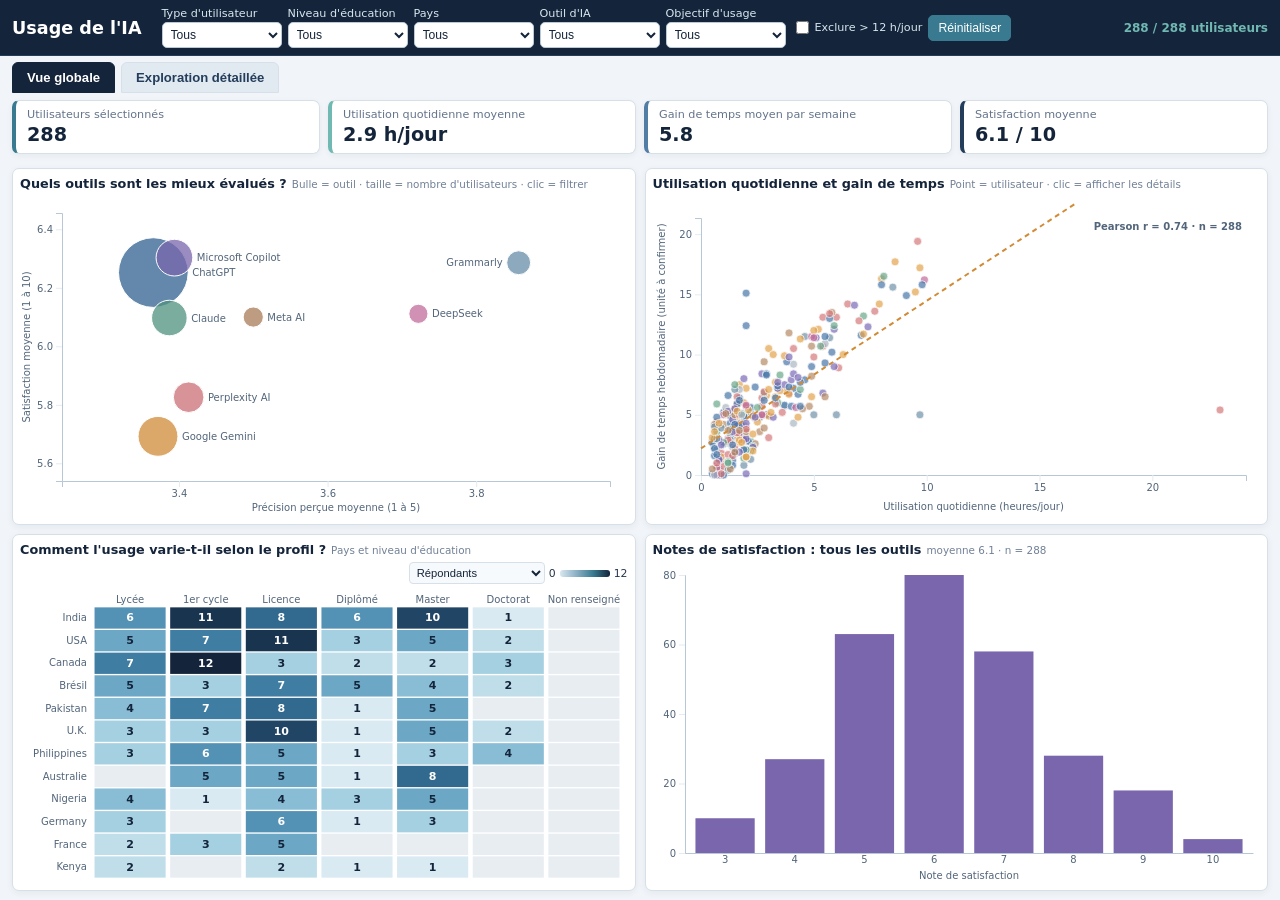
<file: web/index.html>
<!DOCTYPE html>
<html lang="fr">
<head>
  <meta charset="utf-8">
  <meta name="viewport" content="width=device-width, initial-scale=1">
  <title>Usage de l'IA : tableau de bord</title>
  <link rel="stylesheet" href="css/style.css">
</head>

<body>

  <header>
    <h1>Usage de l'IA</h1>

    <div class="filters">
      <label>
        Type d'utilisateur
        <select id="f-type"></select>
      </label>

      <label>
        Niveau d'éducation
        <select id="f-edu"></select>
      </label>

      <label>
        Pays
        <select id="f-pays"></select>
      </label>

      <label>
        Outil d'IA
        <select id="f-outil"></select>
      </label>

      <label>
        Objectif d'usage
        <select id="f-objectif"></select>
      </label>

      <label class="chk">
        <input type="checkbox" id="f-cap">
        Exclure > 12 h/jour
      </label>

      <button id="reset">Réinitialiser</button>
      <span id="count"></span>
    </div>
  </header>

  <!-- Navigation entre les deux vues -->
  <nav class="view-navigation">
    <button id="btn-overview" class="nav-btn active" type="button">
      Vue globale
    </button>

    <button id="btn-detail" class="nav-btn" type="button">
      Exploration détaillée
    </button>
  </nav>

  <!-- Indicateurs principaux -->
  <section class="kpi-container" id="kpi-container">
    <article class="kpi-card">
      <span class="kpi-label">Utilisateurs sélectionnés</span>
      <strong id="kpi-total">—</strong>
    </article>

    <article class="kpi-card">
      <span class="kpi-label">Utilisation quotidienne moyenne</span>
      <strong id="kpi-hours">—</strong>
    </article>

    <article class="kpi-card">
      <span class="kpi-label">Gain de temps moyen par semaine</span>
      <strong id="kpi-gain">—</strong>
    </article>

    <article class="kpi-card">
      <span class="kpi-label">Satisfaction moyenne</span>
      <strong id="kpi-satisfaction">—</strong>
    </article>
  </section>

  <!-- Vue globale -->
  <main id="view-overview" class="view active">

    <div class="dashboard-grid">

      <section class="panel">
        <div class="head">
          <h2>Quels outils sont les mieux évalués ?</h2>
          <span class="sub">
            Bulle = outil · taille = nombre d'utilisateurs · clic = filtrer
          </span>
        </div>
        <div class="chart" id="c0"></div>
      </section>

      <section class="panel">
        <div class="head">
          <h2>Utilisation quotidienne et gain de temps</h2>
          <span class="sub">
            Point = utilisateur · clic = afficher les détails
          </span>
        </div>
        <div class="chart" id="c1"></div>
      </section>

      <section class="panel">
        <div class="head">
          <h2>Comment l'usage varie-t-il selon le profil ?</h2>
          <span class="sub">
            Pays et niveau d'éducation
          </span>

          <span class="ctl">
            <select id="metric">
              <option value="n">Répondants</option>
              <option value="h">Usage moyen (h/jour)</option>
            </select>
            <span id="lgmin">0</span>
            <i class="grad"></i>
            <span id="lgmax"></span>
          </span>
        </div>
        <div class="chart" id="c2"></div>
      </section>

      <section class="panel">
        <div class="head">
          <h2 id="t3">Répartition des notes de satisfaction</h2>
          <span class="sub" id="s3"></span>
        </div>
        <div class="chart" id="c3"></div>
      </section>

      <!-- Ces graphiques seront affichés dans la vue détaillée -->
      <section class="panel detail-only">
        <div class="head">
          <h2>Satisfaction moyenne par objectif</h2>
          <span class="sub">Clic = filtrer par objectif</span>
        </div>
        <div class="chart" id="c4"></div>
      </section>

      <section class="panel detail-only">
        <div class="head">
          <h2>Outils utilisés dans la sélection</h2>
          <span class="sub" id="s5">Clic = filtrer par outil</span>
        </div>
        <div class="chart" id="c5"></div>
      </section>

    </div>

    <!-- Panneau de détails, visible dans la vue détaillée -->
    <section class="panel detail-only detail-panel">
      <div class="head">
        <h2 id="detail-title">Détails de la sélection</h2>
      </div>
      <div id="detail-content">
        <p>
          Sélectionnez un outil, un objectif ou un élément d'un graphique
          pour afficher ici les informations correspondantes.
        </p>
      </div>
    </section>

  </main>

  <!-- Messages et infobulles -->
  <div id="message"></div>
  <div id="tooltip"></div>

  <script src="js/d3.js"></script>
  <script src="js/main.js"></script>

</body>
</html>
</file>
<file: web/css/style.css>
/* =========================================
   1. STYLE GENERAL
========================================= */

* {
  box-sizing: border-box;
}

html,
body {
  width: 100%;
  height: 100%;
  margin: 0;
}

body {
  height: 100vh;
  min-height: 0;
  display: flex;
  flex-direction: column;
  overflow: hidden;
  background: #f3f6fa;
  font-family: system-ui, sans-serif;
  color: #243247;
}

/* =========================================
   2. HEADER ET FILTRES
========================================= */

header {
  background: #ffffff;
  border-bottom: 1px solid #dce3ec;
  padding: 7px 12px;
  display: flex;
  flex-wrap: wrap;
  align-items: center;
  gap: 8px 12px;
}

header h1 {
  font-size: 1.1rem;
  margin: 0 8px 0 0;
  white-space: nowrap;
  color: #183153;
}

.filters {
  display: flex;
  flex: 1;
  flex-wrap: nowrap;
  align-items: center;
  gap: 6px;
  min-width: 0;
}

header label {
  font-size: 0.70rem;
  display: flex;
  flex-direction: column;
  gap: 2px;
  color: #526176;
}

header select {
  width: 120px;
  max-width: 120px;
  font-size: 0.76rem;
  padding: 4px;
  border: 1px solid #cbd5e1;
  border-radius: 5px;
  background: #ffffff;
  color: #243247;
}

header .chk {
  flex-direction: row;
  align-items: center;
  gap: 3px;
  white-space: nowrap;
  font-size: 0.70rem;
}

header button {
  white-space: nowrap;
  font-size: 0.76rem;
  padding: 5px 9px;
  cursor: pointer;
  border: 1px solid #cbd5e1;
  border-radius: 5px;
  background: #edf3f8;
  color: #24476b;
  transition: background 0.2s ease;
}

header button:hover {
  background: #dceaf4;
}

#count {
  margin-left: auto;
  min-width: 115px;
  text-align: right;
  white-space: nowrap;
  font-size: 0.75rem;
  font-weight: 700;
  color: #167b83;
}

/* =========================================
   3. NAVIGATION ENTRE LES VUES
========================================= */

.view-navigation {
  display: flex;
  gap: 6px;
  padding: 6px 12px 0;
  background: #f3f6fa;
}

.nav-btn {
  padding: 7px 14px;
  border: 1px solid #d3dce7;
  border-radius: 6px 6px 0 0;
  background: #e7edf4;
  color: #526176;
  font-size: 0.82rem;
  font-weight: 600;
  cursor: pointer;
  transition: background 0.2s ease, color 0.2s ease, border-color 0.2s ease;
}


.nav-btn:hover {
  background: #ffffff;
}

.nav-btn.active {
  background: #ffffff;
  color: #176b78;
  border-bottom-color: #ffffff;
}

/* =========================================
   4. INDICATEURS KPI
========================================= */

.kpi-container {
  display: grid;
  grid-template-columns: repeat(4, minmax(0, 1fr));
  gap: 8px;
  padding: 7px 12px;
  background: #f3f6fa;
}

.kpi-card {
  background: #ffffff;
  border: 1px solid #dce3ec;
  border-left: 3px solid #38a3a5;
  border-radius: 7px;
  padding: 7px 11px;
  display: flex;
  flex-direction: column;
  gap: 2px;
  min-width: 0;
}

.kpi-label {
  font-size: 0.70rem;
  color: #64748b;
}

.kpi-card strong {
  font-size: 1.2rem;
  color: #176b78;
}

/* =========================================
   5. VUES DU DASHBOARD
========================================= */

.view {
  display: none;
  flex: 1;
  min-height: 0;
}

.view.active {
  display: flex;
  flex-direction: column;
}

/* =========================================
   6. CONTENU PRINCIPAL ET GRILLE
========================================= */

main {
  padding: 7px 12px 9px;
  flex: 1;
  min-height: 0;
  overflow: hidden;
}

.dashboard-grid {
  display: grid;
  grid-template-columns: repeat(2, minmax(0, 1fr));
  grid-template-rows: repeat(2, minmax(0, 1fr));
  gap: 9px;
  flex: 1;
  min-height: 0;
}

/* Vue détaillée : 3 colonnes et 2 lignes */

#view-overview.detail-mode .dashboard-grid {
  grid-template-columns: repeat(3, minmax(0, 1fr));
  grid-template-rows: repeat(2, minmax(0, 1fr));
}

/* Masquer les éléments détaillés en vue globale */

#view-overview:not(.detail-mode) .detail-only {
  display: none !important;
}

/* Afficher les éléments détaillés en vue détaillée */

#view-overview.detail-mode .detail-only {
  display: flex !important;
}

/* =========================================
   7. PANNEAUX ET GRAPHIQUES
========================================= */

.panel {
  background: #ffffff;
  border: 1px solid #dce3ec;
  border-radius: 7px;
  display: flex;
  flex-direction: column;
  min-height: 0;
  min-width: 0;
  padding: 7px;
  box-shadow: 0 1px 3px rgba(30, 55, 80, 0.04);
}

.head {
  display: flex;
  align-items: baseline;
  gap: 5px;
  flex-wrap: wrap;
  min-height: 27px;
}

.head h2 {
  font-size: 0.80rem;
  margin: 0;
  color: #243f5d;
}

.head .sub {
  font-size: 0.65rem;
  color: #718096;
}

.head .ctl {
  margin-left: auto;
  font-size: 0.68rem;
  display: flex;
  align-items: center;
  gap: 4px;
}

.head select {
  font-size: 0.70rem;
  padding: 3px;
  border: 1px solid #cbd5e1;
  border-radius: 4px;
}

.chart {
  flex: 1;
  min-height: 0;
  min-width: 0;
  position: relative;
  overflow: hidden;
}

.grad {
  display: inline-block;
  width: 50px;
  height: 7px;
  border-radius: 3px;
  background: linear-gradient(to right, #f7fbff, #176b78);
}

svg {
  display: block;
}

svg text {
  font-size: 10px;
  fill: #526176;
}

/* =========================================
   8. PANNEAU DE DETAILS
========================================= */

.detail-panel {
  flex: 0 0 85px;
  min-height: 0;
  margin-top: 7px;
  overflow: auto;
}

#detail-title {
  color: #176b78;
}

#detail-content {
  padding: 3px 2px;
  font-size: 0.76rem;
  color: #526176;
  line-height: 1.35;
}

#detail-content p {
  margin: 2px 0;
}

/* =========================================
   9. INFOBULLES ET MESSAGES
========================================= */

#tooltip {
  position: absolute;
  pointer-events: none;
  opacity: 0;
  background: #183153;
  color: #ffffff;
  padding: 6px 9px;
  border-radius: 5px;
  font-size: 12px;
  line-height: 1.4;
  z-index: 100;
  box-shadow: 0 3px 10px rgba(0, 0, 0, 0.15);
}

#message .error {
  color: #b00020;
  margin: 12px;
}

/* =========================================
   10. ECRANS INTERMEDIAIRES
========================================= */

@media (max-width: 1100px) {

  body {
    height: auto;
    min-height: 100vh;
    overflow: auto;
  }

  .view.active {
    display: block;
  }

  main {
    overflow: visible;
  }

  .dashboard-grid,
  #view-overview.detail-mode .dashboard-grid {
    grid-template-columns: repeat(2, minmax(0, 1fr));
    grid-template-rows: auto;
    grid-auto-rows: 240px;
  }

  .detail-panel {
    min-height: 100px;
  }

  .filters {
    flex-wrap: wrap;
  }
}

/* =========================================
   11. PETITS ECRANS
========================================= */

@media (max-width: 650px) {

  header {
    align-items: flex-start;
  }

  header h1 {
    width: 100%;
  }

  .filters {
    width: 100%;
    flex-wrap: wrap;
  }

  header select {
    width: 140px;
    max-width: 100%;
  }

  #count {
    margin-left: 0;
    text-align: left;
  }

  .kpi-container {
    grid-template-columns: repeat(2, minmax(0, 1fr));
    padding: 8px;
  }

  .kpi-card {
    padding: 9px;
  }

  .kpi-card strong {
    font-size: 1.1rem;
  }

  main {
    padding: 8px;
  }

  .dashboard-grid,
  #view-overview.detail-mode .dashboard-grid {
    grid-template-columns: 1fr;
    grid-auto-rows: 260px;
  }

  .view-navigation {
    padding-left: 8px;
  }

  .nav-btn {
    flex: 1;
    padding: 9px 6px;
    font-size: 0.8rem;
  }

  .detail-panel {
    min-height: 110px;
  }
}



/* =========================================
   THEME BLEU NUIT — IDENTITE VISUELLE
========================================= */

:root {
  --navy: #14243A;
  --navy-light: #233D5B;
  --blue-petrol: #397A91;
  --turquoise: #70B8B2;
  --blue-pale: #D8E7EF;
  --background: #F1F5F9;
  --border: #D7E0E9;
  --text: #26384D;
  --muted: #718096;
}

/* Fond général */

body {
  background: var(--background);
  color: var(--text);
}

/* En-tête */

header {
  background: var(--navy);
  border-bottom: 1px solid var(--navy-light);
}

header h1 {
  color: #FFFFFF;
}

header label {
  color: var(--blue-pale);
}

header select {
  background: #FFFFFF;
  border-color: #B9C9D8;
  color: var(--navy);
}

/* Boutons */

header button {
  background: var(--blue-petrol);
  border-color: var(--blue-petrol);
  color: #FFFFFF;
}

header button:hover {
  background: var(--navy-light);
}

#count {
  color: var(--turquoise);
}

/* Navigation */

.view-navigation {
  background: var(--background);
}

.nav-btn {
  background: #E2EAF1;
  border-color: var(--border);
  color: var(--navy-light);
}

.nav-btn:hover {
  background: #FFFFFF;
}

.nav-btn.active {
  background: var(--navy);
  border-color: var(--navy);
  color: #FFFFFF;
}

/* Indicateurs KPI */

.kpi-container {
  background: var(--background);
}

.kpi-card {
  border: 1px solid var(--border);
  border-left: 4px solid var(--blue-petrol);
  box-shadow: 0 2px 6px rgba(20, 36, 58, 0.05);
}

.kpi-card:nth-child(2) {
  border-left-color: var(--turquoise);
}

.kpi-card:nth-child(3) {
  border-left-color: #527DA5;
}

.kpi-card:nth-child(4) {
  border-left-color: var(--navy-light);
}

.kpi-card strong {
  color: var(--navy);
}

/* Cartes des graphiques */

.panel {
  background: #FFFFFF;
  border: 1px solid var(--border);
  box-shadow: 0 2px 7px rgba(20, 36, 58, 0.06);
  transition: box-shadow 0.2s ease,
              border-color 0.2s ease;
}

.panel:hover {
  border-color: #A9C1D2;
  box-shadow: 0 4px 12px rgba(20, 36, 58, 0.09);
}

/* Titres */

.head h2 {
  color: var(--navy);
}

.head .sub {
  color: var(--muted);
}

/* Sélecteur de métrique */

.head select {
  background: #F7FAFC;
  border-color: var(--border);
  color: var(--navy);
}

/* Textes des graphiques */

svg text {
  fill: #52657A;
}

/* Panneau de détails */

.detail-panel {
  border-top: 3px solid var(--blue-petrol);
}

#detail-title {
  color: var(--navy);
}

#detail-content {
  color: var(--text);
}

/* Infobulles */

#tooltip {
  background: var(--navy);
  border: 1px solid var(--blue-petrol);
  color: #FFFFFF;
  box-shadow: 0 4px 12px rgba(20, 36, 58, 0.2);
}

/* Message d'erreur */

#message .error {
  color: #B54747;
}


/* =========================================
   FINITIONS DES GRAPHIQUES D3
========================================= */

/* Textes et graduations */

.chart svg text {
  fill: #52657A;
  font-family: system-ui, sans-serif;
}

/* Axes */

.chart svg .domain,
.chart svg .tick line {
  stroke: #C7D3DF;
}

/* Titres des axes */

.chart svg text:not(.lab) {
  font-size: 10px;
}

/* Cases de la heatmap */

.chart svg .c text {
  font-weight: 600;
}

/* Barre de légende de la heatmap */

.grad {
  background: linear-gradient(
    to right,
    #D8E7EF,
    #8AAFC3,
    #397A91,
    #14243A
  );
}

/* Transitions visuelles */

.chart svg circle,
.chart svg rect {
  transition: opacity 0.2s ease;
}

/* Lignes de référence discrètes */
.chart svg .tick line {
  stroke: #E5EBF1;
}

/* Axes principaux */
.chart svg .domain {
  stroke: #B8C7D5;
}

/* Survol des panneaux */
.panel:hover .head h2 {
  color: var(--blue-petrol);
}

/* Curseur interactif sur les graphiques */
.chart svg circle,
.chart svg rect {
  cursor: pointer;
}

/* Survol des éléments interactifs */
.chart svg circle:hover {
  stroke: var(--navy);
  stroke-width: 2px;
}
</file>
